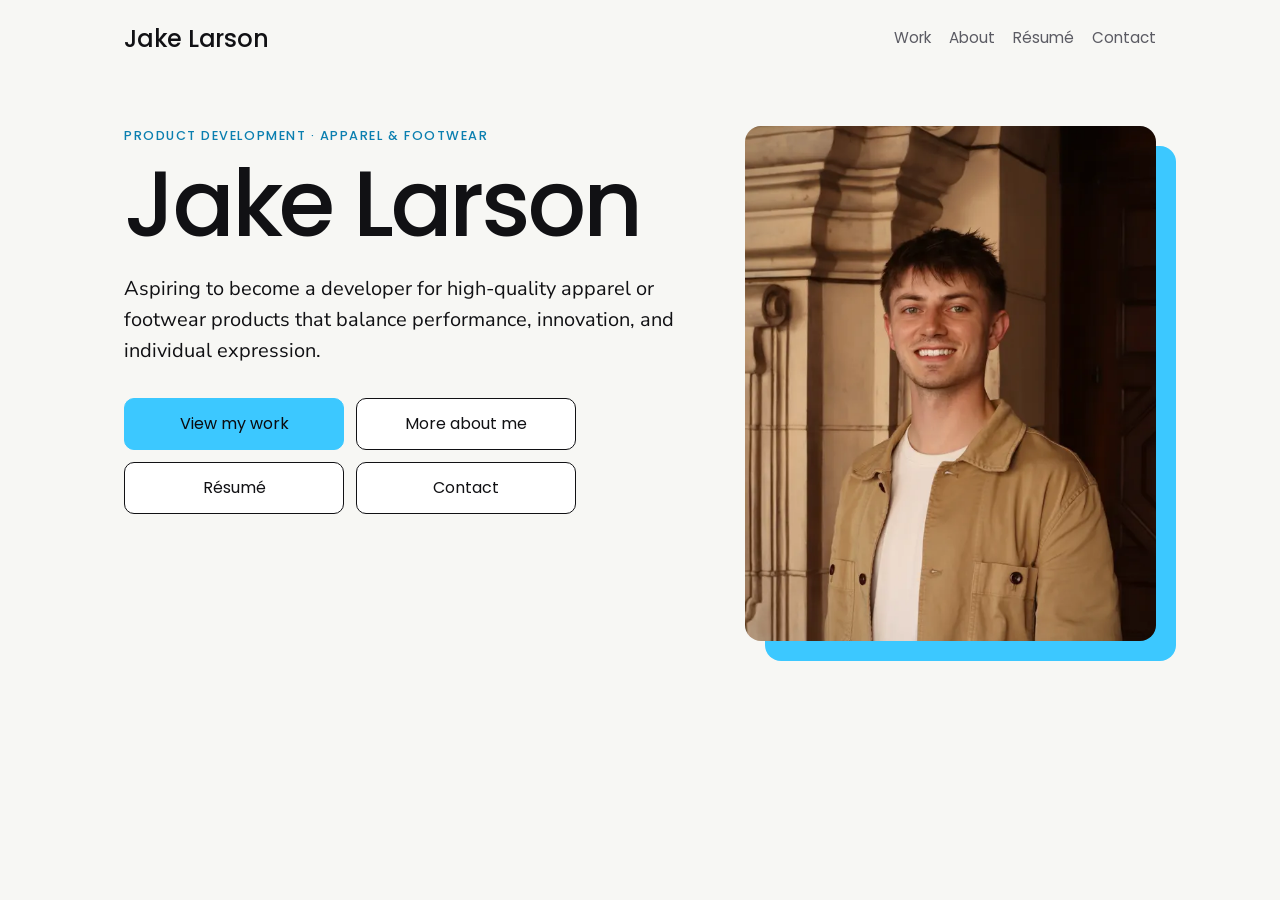
<file: index.html>
<!DOCTYPE html>
<html lang="en">
<head>
  <meta charset="utf-8">
  <meta name="viewport" content="width=device-width, initial-scale=1">
  <link rel="icon" href="favicon.svg" type="image/svg+xml">
  <title>Jake Larson | Product Development, Apparel &amp; Footwear</title>
  <meta name="description" content="Jake Larson, aspiring product developer for high-quality apparel and footwear. M.S. Sports Product Management, University of Oregon.">
  <link rel="preconnect" href="https://fonts.googleapis.com">
  <link rel="preconnect" href="https://fonts.gstatic.com" crossorigin>
  <link href="https://fonts.googleapis.com/css2?family=Poppins:wght@400;500&family=Nunito+Sans:opsz,wght@6..12,400&display=swap" rel="stylesheet">
  <link rel="stylesheet" href="site.css">
  <style>
    .home-hero {
      display: grid;
      gap: 28px;
      margin-top: 12px;
      grid-template-areas: "intro" "photo" "body";
    }
    .eyebrow {
      font-family: "Poppins", system-ui, sans-serif;
      font-size: 0.8rem;
      letter-spacing: 0.12em;
      text-transform: uppercase;
      color: var(--muted);
    }
    .hero-intro { grid-area: intro; }
    .hero-name {
      font-family: "Poppins", system-ui, sans-serif;
      font-weight: 500;
      font-size: clamp(3rem, 15vw, 5.75rem);
      line-height: 0.98;
      letter-spacing: -0.035em;
      margin-top: 12px;
    }
    .hero-photo { grid-area: photo; }
    .hero-photo img {
      width: 100%;
      aspect-ratio: 1 / 1;
      object-fit: cover;
      object-position: 50% 28%;
      border-radius: 16px;
    }
    .hero-body { grid-area: body; }
    .hero-tagline { font-size: 1.25rem; line-height: 1.55; }
    .hero-actions { display: grid; grid-template-columns: 1fr 1fr; gap: 12px; margin-top: 32px; }
    .hero-actions .btn-pill { white-space: nowrap; padding-left: 12px; padding-right: 12px; }
    .eyebrow { color: var(--pop-text) !important; font-weight: 500; }
    .hero-photo { position: relative; }
    .hero-photo::before {
      content: ""; position: absolute; inset: 14px -10px -14px 10px;
      background: var(--pop); border-radius: 16px; z-index: -1;
    }
    .hero-photo img { position: relative; }

    @media (min-width: 860px) {
      .home-hero {
        grid-template-columns: 1.15fr 0.85fr;
        grid-template-areas: "intro photo" "body photo";
        grid-template-rows: auto 1fr;
        column-gap: 64px;
        row-gap: 24px;
        margin-top: 40px;
        align-items: start;
      }
      .hero-photo img { aspect-ratio: 4 / 5; }
      .hero-actions { grid-template-columns: repeat(2, minmax(0, 220px)); }
      .hero-photo::before { inset: 20px -20px -20px 20px; }
    }

  </style>
</head>
<body>
  <header class="site-header">
    <a class="site-name" href="index.html">Jake Larson</a>
    <nav class="site-nav" aria-label="Main">
      <a href="work.html">Work</a>
      <a href="about.html">About</a>
      <a href="resume.html">Résumé</a>
      <a href="contact.html">Contact</a>
    </nav>
  </header>

  <main>
    <section class="home-hero">
      <div class="hero-intro">
        <p class="eyebrow">Product Development · Apparel &amp; Footwear</p>
        <h1 class="hero-name">Jake Larson</h1>
      </div>

      <div class="hero-photo">
        <picture>
          <source type="image/webp" srcset="images/jake-600.webp 600w, images/jake-1000.webp 1000w" sizes="(min-width: 860px) 420px, 100vw">
          <img src="images/jake-600.jpg" srcset="images/jake-600.jpg 600w, images/jake-1000.jpg 1000w" sizes="(min-width: 860px) 420px, 100vw" width="600" height="799" alt="Jake Larson smiling, wearing a tan jacket over a white t-shirt">
        </picture>
      </div>

      <div class="hero-body">
        <p class="hero-tagline">Aspiring to become a developer for high-quality apparel or footwear products that balance performance, innovation, and individual expression.</p>
        <div class="hero-actions">
          <a class="btn-pill btn-pill--pop" href="work.html">View my work</a>
          <a class="btn-pill" href="about.html">More about me</a>
          <a class="btn-pill" href="resume.html">Résumé</a>
          <a class="btn-pill" href="contact.html">Contact</a>
        </div>
      </div>
    </section>

  </main>
</body>
</html>
</file>
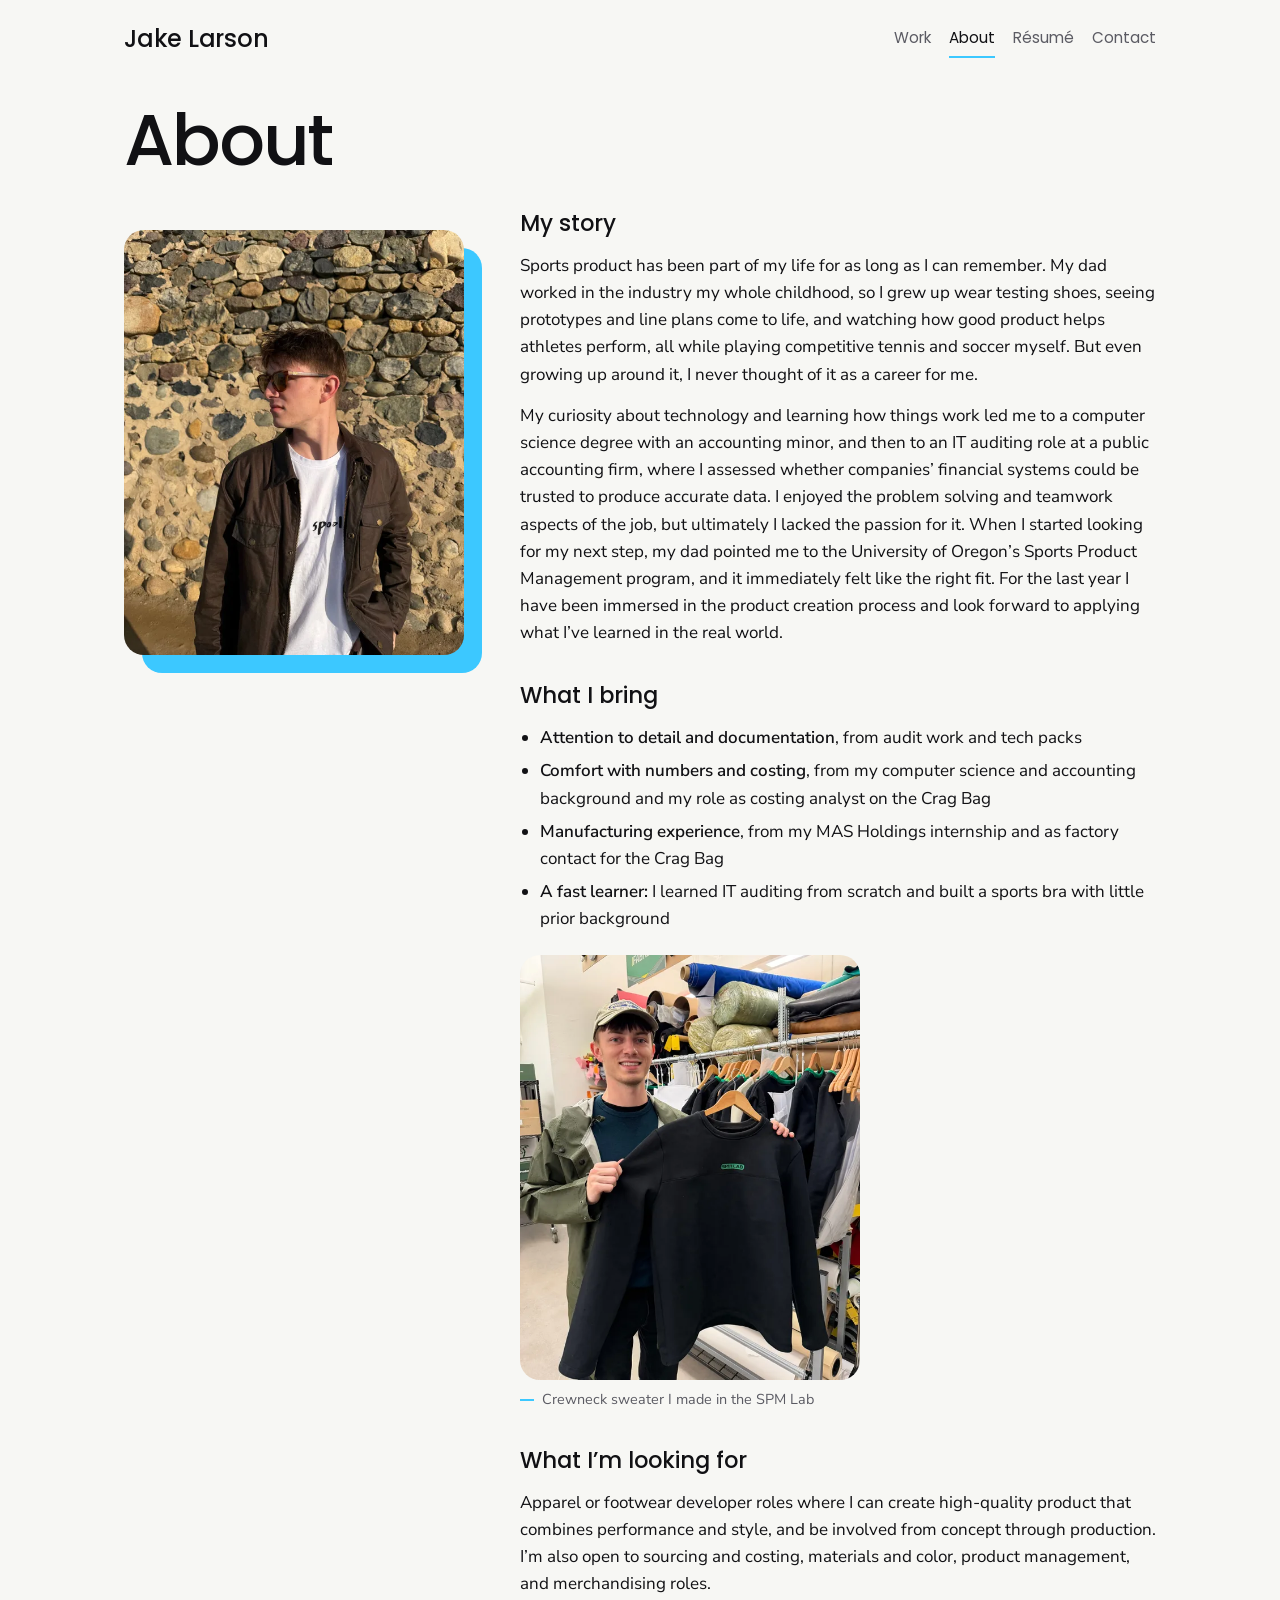
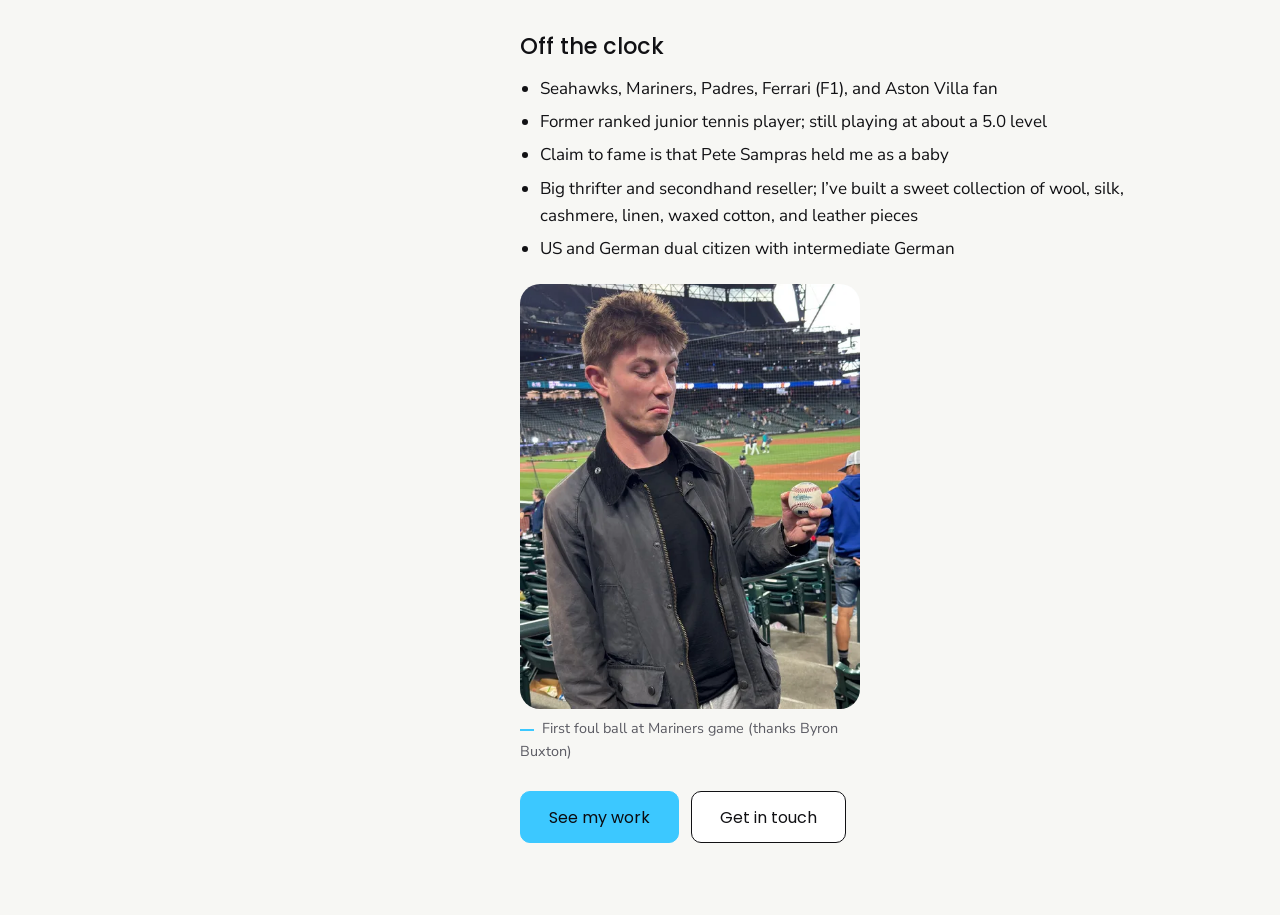
<file: about.html>
<!DOCTYPE html>
<html lang="en">
<head>
  <meta charset="utf-8">
  <meta name="viewport" content="width=device-width, initial-scale=1">
  <link rel="icon" href="favicon.svg" type="image/svg+xml">
  <title>About | Jake Larson</title>
  <meta name="description" content="About Jake Larson, Sports Product Management master's student.">
  <link rel="preconnect" href="https://fonts.googleapis.com">
  <link rel="preconnect" href="https://fonts.gstatic.com" crossorigin>
  <link href="https://fonts.googleapis.com/css2?family=Poppins:wght@400;500&family=Nunito+Sans:opsz,wght@6..12,400&display=swap" rel="stylesheet">
  <link rel="stylesheet" href="site.css">
</head>
<body>
  <header class="site-header">
    <a class="site-name" href="index.html">Jake Larson</a>
    <nav class="site-nav" aria-label="Main">
      <a href="work.html">Work</a>
      <a href="about.html" aria-current="page">About</a>
      <a href="resume.html">Résumé</a>
      <a href="contact.html">Contact</a>
    </nav>
  </header>

  <main>
    <h1 class="page-title">About</h1>
    <div class="about">
      <div class="about-photo">
        <img src="images/about-main-600.webp" srcset="images/about-main-600.webp 600w, images/about-main-1000.webp 1000w" sizes="(min-width: 760px) 340px, 100vw" width="600" height="750" alt="Jake Larson in a brown waxed jacket and sunglasses in front of a stone wall">
      </div>
      <div class="about-text">
        <h2 class="first">My story</h2>
        <p>Sports product has been part of my life for as long as I can remember. My dad worked in the industry my whole childhood, so I grew up wear testing shoes, seeing prototypes and line plans come to life, and watching how good product helps athletes perform, all while playing competitive tennis and soccer myself. But even growing up around it, I never thought of it as a career for me.</p>
        <p>My curiosity about technology and learning how things work led me to a computer science degree with an accounting minor, and then to an IT auditing role at a public accounting firm, where I assessed whether companies&rsquo; financial systems could be trusted to produce accurate data. I enjoyed the problem solving and teamwork aspects of the job, but ultimately I lacked the passion for it. When I started looking for my next step, my dad pointed me to the University of Oregon&rsquo;s Sports Product Management program, and it immediately felt like the right fit. For the last year I have been immersed in the product creation process and look forward to applying what I&rsquo;ve learned in the real world.</p>
        <h2>What I bring</h2>
        <ul class="facts">
          <li><strong>Attention to detail and documentation</strong>, from audit work and tech packs</li>
          <li><strong>Comfort with numbers and costing</strong>, from my computer science and accounting background and my role as costing analyst on the Crag Bag</li>
          <li><strong>Manufacturing experience</strong>, from my MAS Holdings internship and as factory contact for the Crag Bag</li>
          <li><strong>A fast learner:</strong> I learned IT auditing from scratch and built a sports bra with little prior background</li>
        </ul>
        <figure class="about-fig">
          <img src="images/about-lab-600.webp" srcset="images/about-lab-600.webp 600w, images/about-lab-1000.webp 1000w" sizes="(min-width: 760px) 420px, 100vw" width="600" height="750" loading="lazy" alt="Jake holding up a black crewneck sweater he made in a workroom with fabric rolls and sample racks">
          <figcaption>Crewneck sweater I made in the SPM Lab</figcaption>
        </figure>
        <h2>What I&rsquo;m looking for</h2>
        <p>Apparel or footwear developer roles where I can create high-quality product that combines performance and style, and be involved from concept through production. I&rsquo;m also open to sourcing and costing, materials and color, product management, and merchandising roles.</p>
        <h2>Off the clock</h2>
        <ul class="facts">
          <li>Seahawks, Mariners, Padres, Ferrari (F1), and Aston Villa fan</li>
          <li>Former ranked junior tennis player; still playing at about a 5.0 level</li>
          <li>Claim to fame is that Pete Sampras held me as a baby</li>
          <li>Big thrifter and secondhand reseller; I&rsquo;ve built a sweet collection of wool, silk, cashmere, linen, waxed cotton, and leather pieces</li>
          <li>US and German dual citizen with intermediate German</li>
        </ul>
        <figure class="about-fig">
          <img src="images/about-ballpark-500.webp" srcset="images/about-ballpark-500.webp 500w, images/about-ballpark-900.webp 900w" sizes="(min-width: 760px) 420px, 100vw" width="500" height="625" loading="lazy" alt="Jake at a Mariners game holding a baseball">
          <figcaption>First foul ball at Mariners game (thanks Byron Buxton)</figcaption>
        </figure>
        <div class="about-actions">
          <a class="btn-pill btn-pill--fill" href="work.html">See my work</a>
          <a class="btn-pill" href="contact.html">Get in touch</a>
        </div>
      </div>
    </div>
  </main>
</body>
</html>
</file>
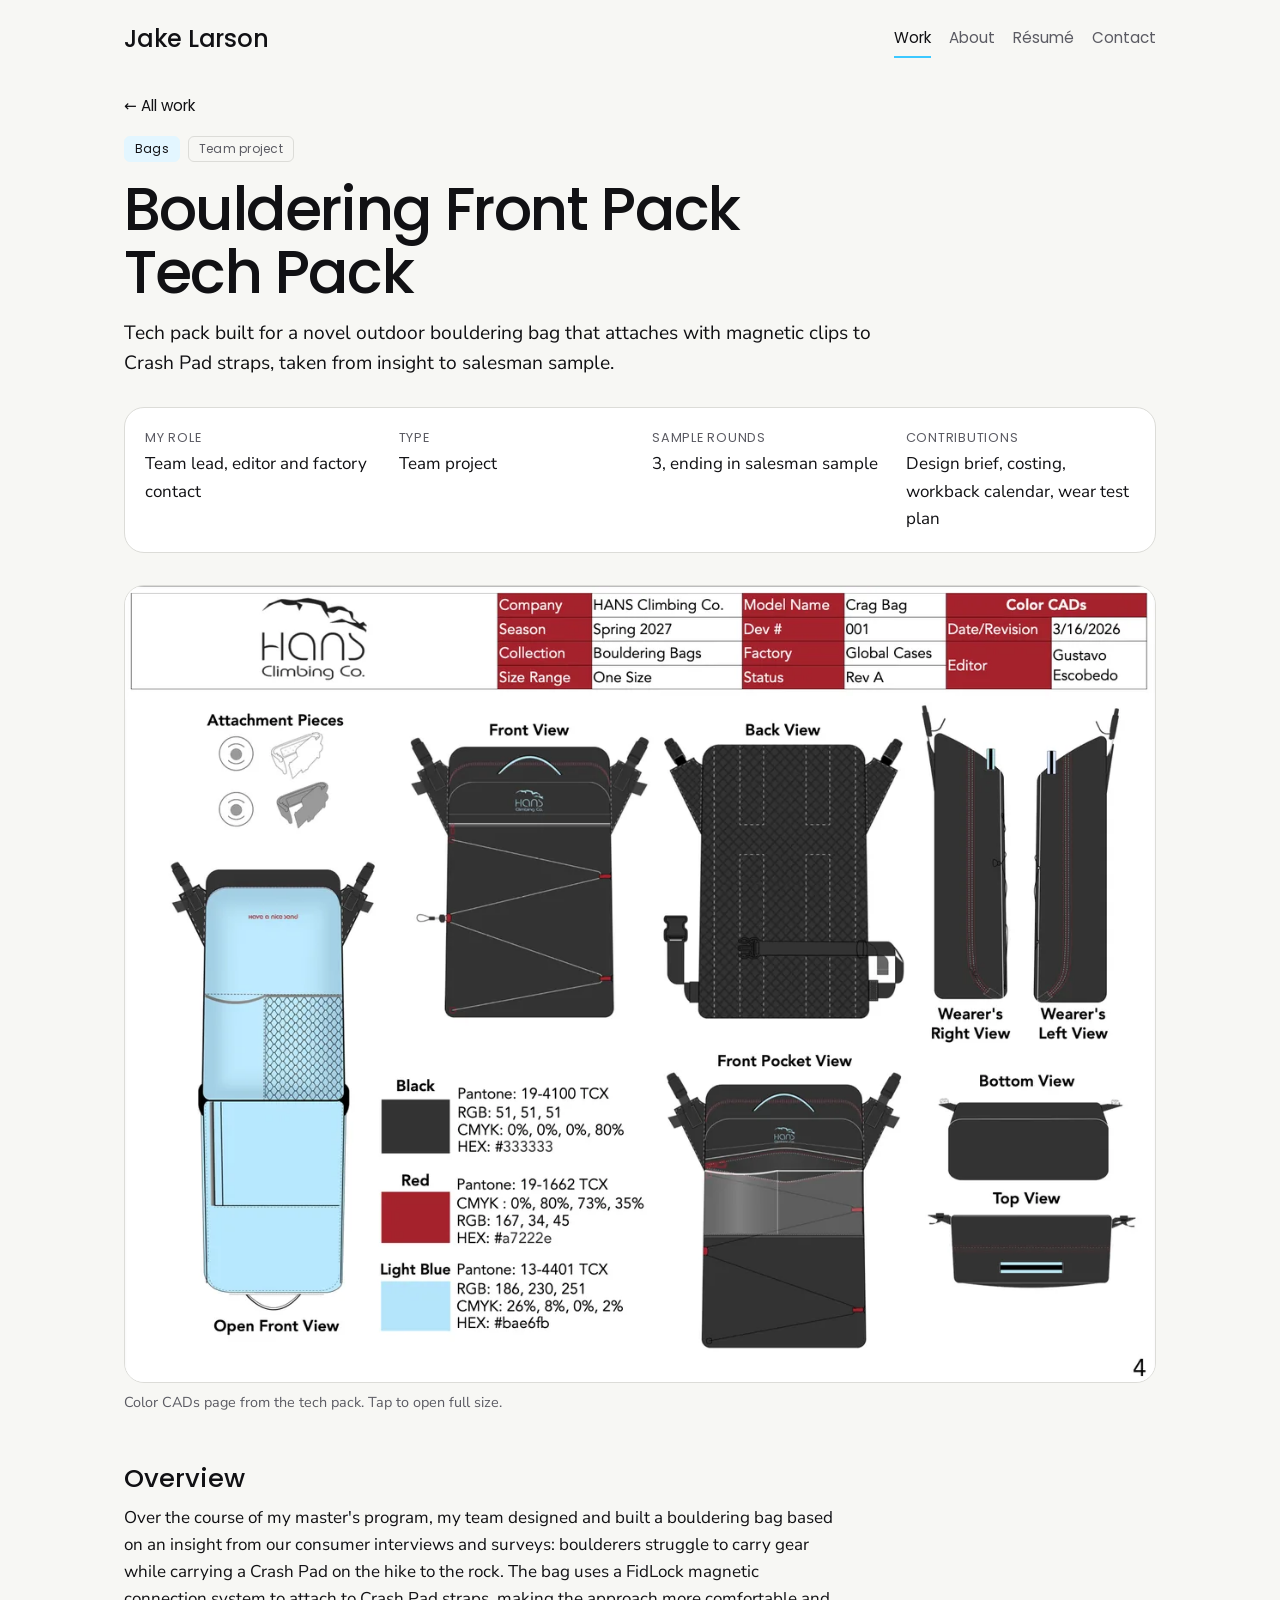
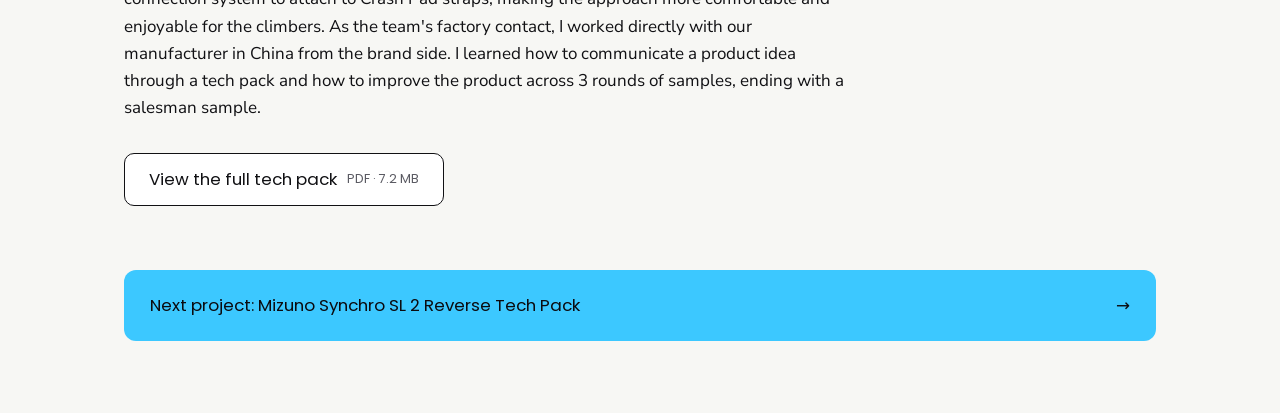
<file: bouldering.html>
<!DOCTYPE html>
<html lang="en">
<head>
  <meta charset="utf-8">
  <meta name="viewport" content="width=device-width, initial-scale=1">
  <link rel="icon" href="favicon.svg" type="image/svg+xml">
  <title>Bouldering Front Pack Tech Pack | Jake Larson</title>
  <meta name="description" content="Tech pack built for a novel outdoor bouldering bag that attaches with magnetic clips to Crash Pad straps, taken from insight to salesman sample.">
  <link rel="preconnect" href="https://fonts.googleapis.com">
  <link rel="preconnect" href="https://fonts.gstatic.com" crossorigin>
  <link href="https://fonts.googleapis.com/css2?family=Poppins:wght@400;500&family=Nunito+Sans:opsz,wght@6..12,400&display=swap" rel="stylesheet">
  <link rel="stylesheet" href="site.css">
</head>
<body>
  <header class="site-header">
    <a class="site-name" href="index.html">Jake Larson</a>
    <nav class="site-nav" aria-label="Main">
      <a href="work.html" aria-current="page">Work</a>
      <a href="about.html">About</a>
      <a href="resume.html">Résumé</a>
      <a href="contact.html">Contact</a>
    </nav>
  </header>

  <main>
    <a class="back" href="work.html">← All work</a>

    <div class="cs-header">
      <div class="chips"><span class="chip chip--fill">Bags</span><span class="chip">Team project</span></div>
      <h1 class="page-title">Bouldering Front Pack Tech Pack</h1>
      <p class="cs-summary">Tech pack built for a novel outdoor bouldering bag that attaches with magnetic clips to Crash Pad straps, taken from insight to salesman sample.</p>
    </div>

    <dl class="meta"><div><dt>My role</dt><dd>Team lead, editor and factory contact</dd></div><div><dt>Type</dt><dd>Team project</dd></div><div><dt>Sample rounds</dt><dd>3, ending in salesman sample</dd></div><div><dt>Contributions</dt><dd>Design brief, costing, workback calendar, wear test plan</dd></div></dl>

    <figure class="cs-hero" style="background:#fefefe">
      <a href="images/bouldering-1200.webp" aria-label="Open full-size image"><img src="images/bouldering-700.webp" srcset="images/bouldering-700.webp 700w, images/bouldering-1200.webp 1200w" sizes="(min-width: 1080px) 1032px, 100vw" width="700" height="541" loading="eager" alt="Color CAD page from the Crag Bag tech pack, showing front, back, side, open and pocket views with Pantone color specs"></a>
    </figure>
    <p class="hero-cap">Color CADs page from the tech pack. Tap to open full size.</p>

    <div class="cs-body">
      <section>
        <h2>Overview</h2>
        <p>Over the course of my master&#x27;s program, my team designed and built a bouldering bag based on an insight from our consumer interviews and surveys: boulderers struggle to carry gear while carrying a Crash Pad on the hike to the rock. The bag uses a FidLock magnetic connection system to attach to Crash Pad straps, making the approach more comfortable and enjoyable for the climbers. As the team&#x27;s factory contact, I worked directly with our manufacturer in China from the brand side. I learned how to communicate a product idea through a tech pack and how to improve the product across 3 rounds of samples, ending with a salesman sample.</p>
      </section>
    </div>

    <a class="btn-pdf" href="files/bouldering-bag-tech-pack.pdf" target="_blank" rel="noopener">View the full tech pack <span>PDF · 7.2 MB</span></a>

    <a class="next" href="mizuno.html"><span>Next project: Mizuno Synchro SL 2 Reverse Tech Pack</span><span aria-hidden="true">→</span></a>
  </main>
</body>
</html>
</file>
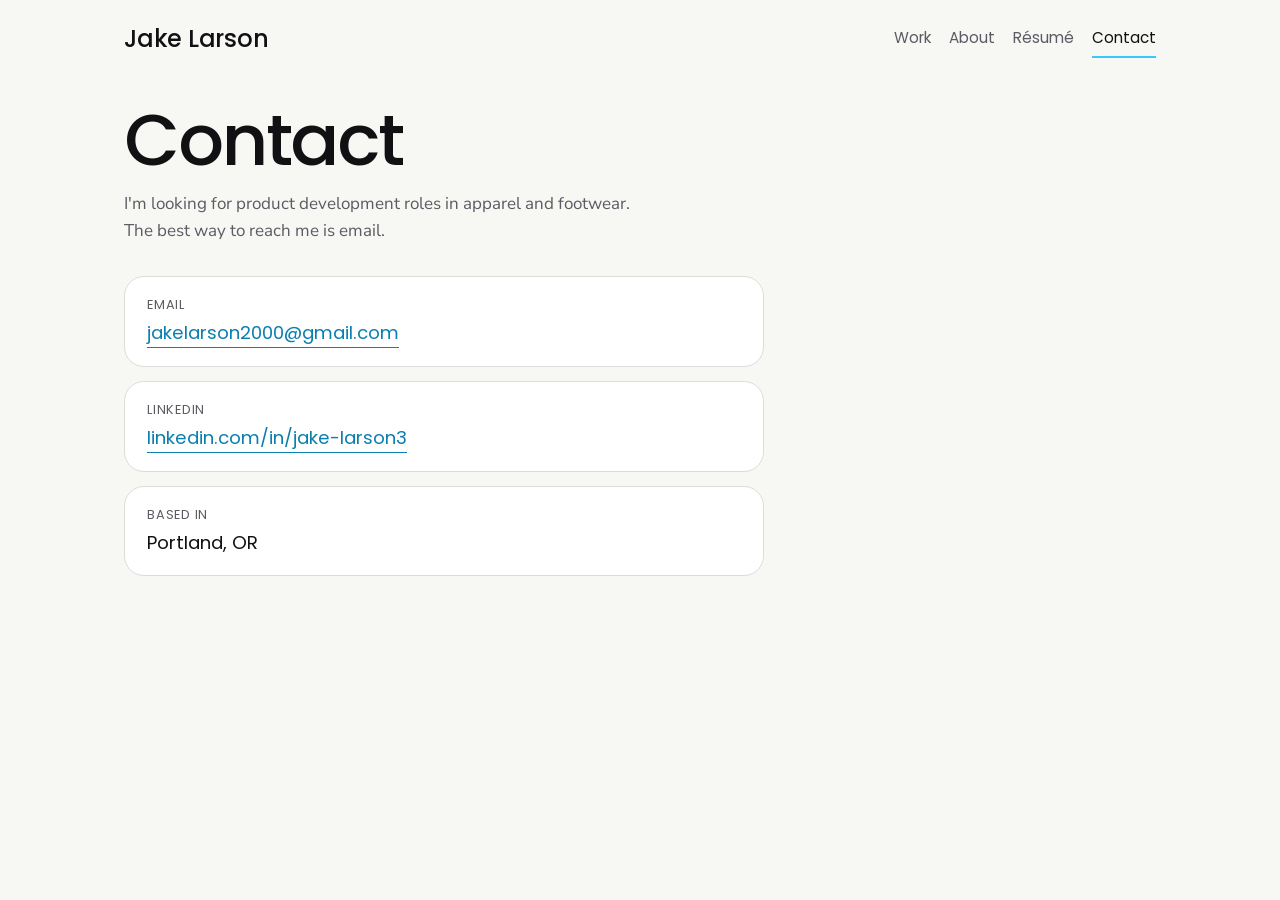
<file: contact.html>
<!DOCTYPE html>
<html lang="en">
<head>
  <meta charset="utf-8">
  <meta name="viewport" content="width=device-width, initial-scale=1">
  <link rel="icon" href="favicon.svg" type="image/svg+xml">
  <title>Contact | Jake Larson</title>
  <meta name="description" content="Contact Jake Larson.">
  <link rel="preconnect" href="https://fonts.googleapis.com">
  <link rel="preconnect" href="https://fonts.gstatic.com" crossorigin>
  <link href="https://fonts.googleapis.com/css2?family=Poppins:wght@400;500&family=Nunito+Sans:opsz,wght@6..12,400&display=swap" rel="stylesheet">
  <link rel="stylesheet" href="site.css">
</head>
<body>
  <header class="site-header">
    <a class="site-name" href="index.html">Jake Larson</a>
    <nav class="site-nav" aria-label="Main">
      <a href="work.html">Work</a>
      <a href="about.html">About</a>
      <a href="resume.html">Résumé</a>
      <a href="contact.html" aria-current="page">Contact</a>
    </nav>
  </header>

  <main>
    <h1 class="page-title">Contact</h1>
    <p class="page-intro">I'm looking for product development roles in apparel and footwear. The best way to reach me is email.</p>
    <ul class="contact-list">
      <li>
        <span class="contact-label">Email</span>
        <a class="contact-link" href="mailto:jakelarson2000@gmail.com">jakelarson2000@gmail.com</a>
      </li>
      <li>
        <span class="contact-label">LinkedIn</span>
        <a class="contact-link" href="https://www.linkedin.com/in/jake-larson3/" target="_blank" rel="noopener">linkedin.com/in/jake-larson3</a>
      </li>
      <li>
        <span class="contact-label">Based in</span>
        <span class="contact-link">Portland, OR</span>
      </li>
    </ul>
  </main>
</body>
</html>
</file>
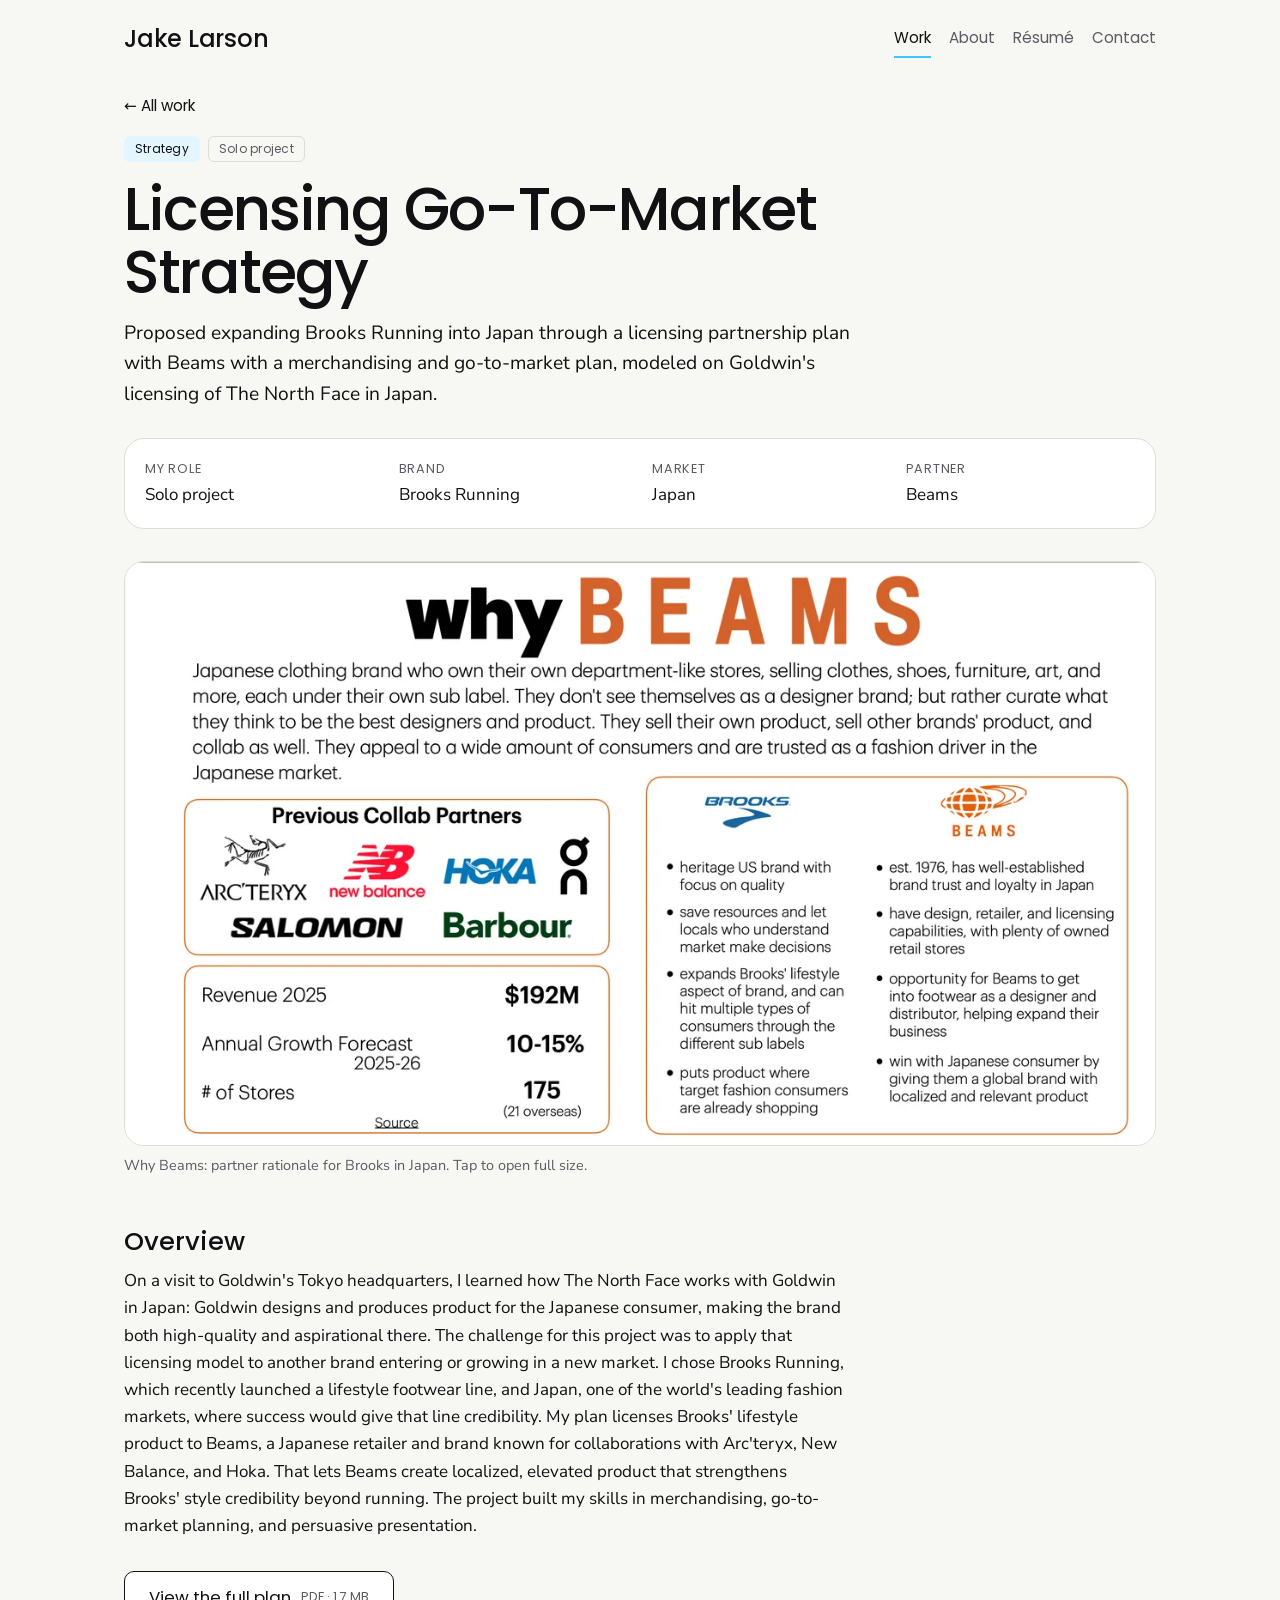
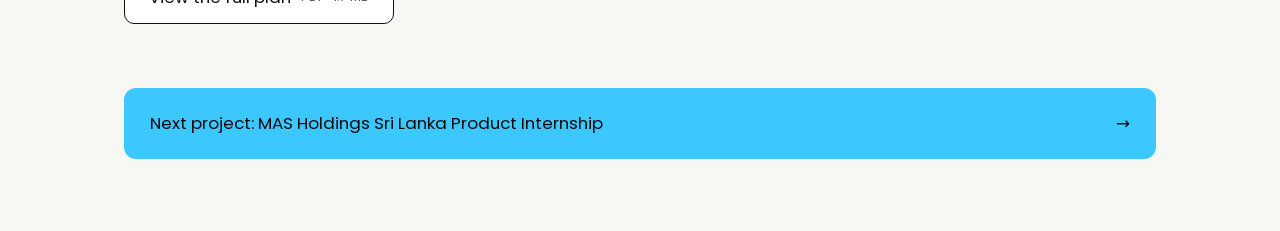
<file: licensing.html>
<!DOCTYPE html>
<html lang="en">
<head>
  <meta charset="utf-8">
  <meta name="viewport" content="width=device-width, initial-scale=1">
  <link rel="icon" href="favicon.svg" type="image/svg+xml">
  <title>Licensing Go-To-Market Strategy | Jake Larson</title>
  <meta name="description" content="Proposed expanding Brooks Running into Japan through a licensing partnership plan with Beams with a merchandising and go-to-market plan, modeled on Goldwin&#x27;s licensing of The North Face in Japan.">
  <link rel="preconnect" href="https://fonts.googleapis.com">
  <link rel="preconnect" href="https://fonts.gstatic.com" crossorigin>
  <link href="https://fonts.googleapis.com/css2?family=Poppins:wght@400;500&family=Nunito+Sans:opsz,wght@6..12,400&display=swap" rel="stylesheet">
  <link rel="stylesheet" href="site.css">
</head>
<body>
  <header class="site-header">
    <a class="site-name" href="index.html">Jake Larson</a>
    <nav class="site-nav" aria-label="Main">
      <a href="work.html" aria-current="page">Work</a>
      <a href="about.html">About</a>
      <a href="resume.html">Résumé</a>
      <a href="contact.html">Contact</a>
    </nav>
  </header>

  <main>
    <a class="back" href="work.html">← All work</a>

    <div class="cs-header">
      <div class="chips"><span class="chip chip--fill">Strategy</span><span class="chip">Solo project</span></div>
      <h1 class="page-title">Licensing Go-To-Market Strategy</h1>
      <p class="cs-summary">Proposed expanding Brooks Running into Japan through a licensing partnership plan with Beams with a merchandising and go-to-market plan, modeled on Goldwin&#x27;s licensing of The North Face in Japan.</p>
    </div>

    <dl class="meta"><div><dt>My role</dt><dd>Solo project</dd></div><div><dt>Brand</dt><dd>Brooks Running</dd></div><div><dt>Market</dt><dd>Japan</dd></div><div><dt>Partner</dt><dd>Beams</dd></div></dl>

    <figure class="cs-hero" style="background:#ffffff">
      <a href="images/licensing-1200.webp" aria-label="Open full-size image"><img src="images/licensing-700.webp" srcset="images/licensing-700.webp 700w, images/licensing-1200.webp 1200w" sizes="(min-width: 1080px) 1032px, 100vw" width="700" height="396" loading="eager" alt="Slide explaining why Beams is the right licensing partner for Brooks Running in Japan"></a>
    </figure>
    <p class="hero-cap">Why Beams: partner rationale for Brooks in Japan. Tap to open full size.</p>

    <div class="cs-body">
      <section>
        <h2>Overview</h2>
        <p>On a visit to Goldwin&#x27;s Tokyo headquarters, I learned how The North Face works with Goldwin in Japan: Goldwin designs and produces product for the Japanese consumer, making the brand both high-quality and aspirational there. The challenge for this project was to apply that licensing model to another brand entering or growing in a new market. I chose Brooks Running, which recently launched a lifestyle footwear line, and Japan, one of the world&#x27;s leading fashion markets, where success would give that line credibility. My plan licenses Brooks&#x27; lifestyle product to Beams, a Japanese retailer and brand known for collaborations with Arc&#x27;teryx, New Balance, and Hoka. That lets Beams create localized, elevated product that strengthens Brooks&#x27; style credibility beyond running. The project built my skills in merchandising, go-to-market planning, and persuasive presentation.</p>
      </section>
    </div>

    <a class="btn-pdf" href="files/brooks-beams-licensing-plan.pdf" target="_blank" rel="noopener">View the full plan <span>PDF · 1.7 MB</span></a>

    <a class="next" href="mas.html"><span>Next project: MAS Holdings Sri Lanka Product Internship</span><span aria-hidden="true">→</span></a>
  </main>
</body>
</html>
</file>
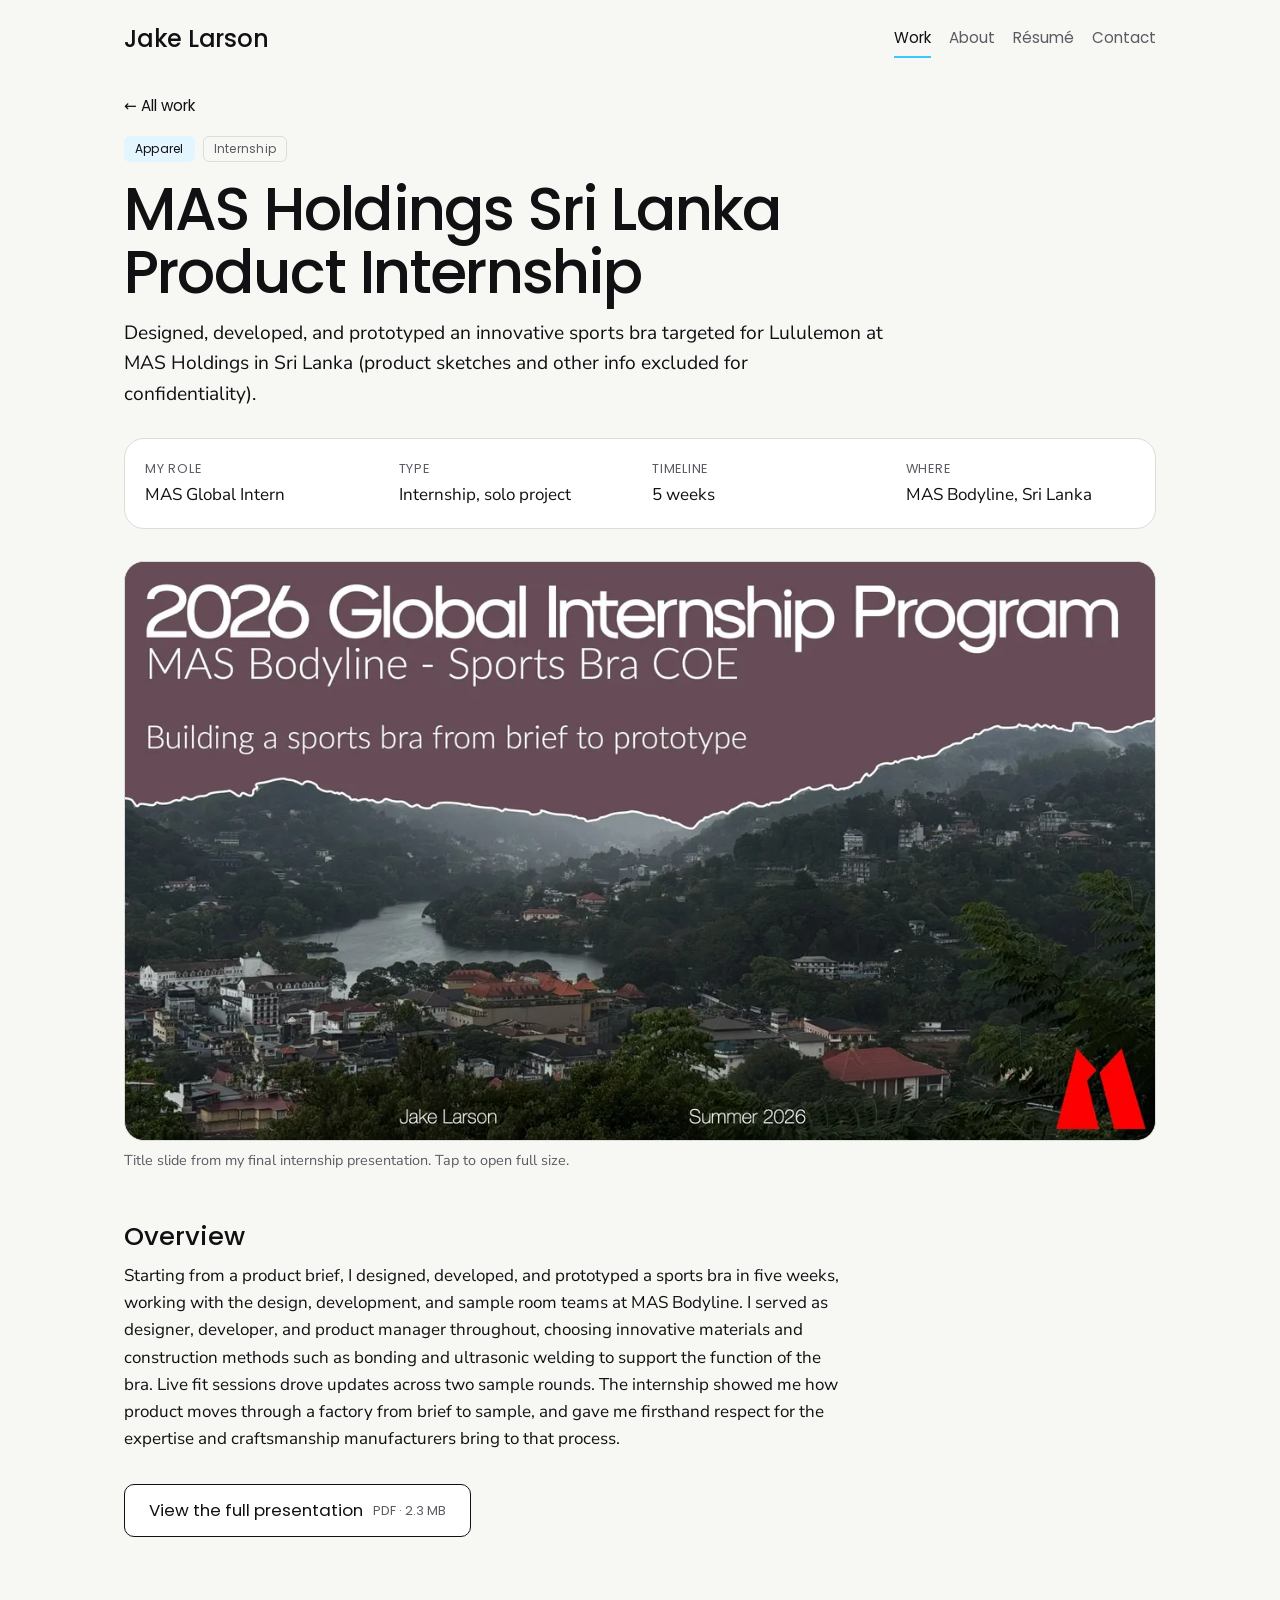
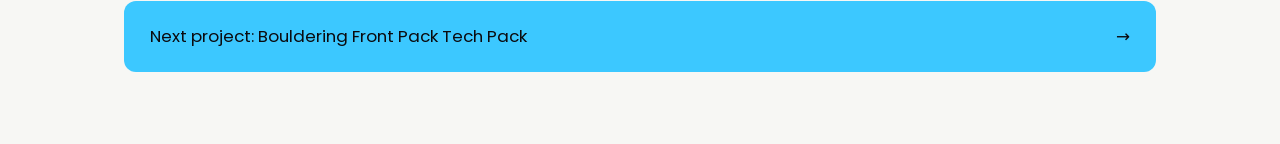
<file: mas.html>
<!DOCTYPE html>
<html lang="en">
<head>
  <meta charset="utf-8">
  <meta name="viewport" content="width=device-width, initial-scale=1">
  <link rel="icon" href="favicon.svg" type="image/svg+xml">
  <title>MAS Holdings Sri Lanka Product Internship | Jake Larson</title>
  <meta name="description" content="Designed, developed, and prototyped an innovative sports bra targeted for Lululemon at MAS Holdings in Sri Lanka (product sketches and other info excluded for confidentiality).">
  <link rel="preconnect" href="https://fonts.googleapis.com">
  <link rel="preconnect" href="https://fonts.gstatic.com" crossorigin>
  <link href="https://fonts.googleapis.com/css2?family=Poppins:wght@400;500&family=Nunito+Sans:opsz,wght@6..12,400&display=swap" rel="stylesheet">
  <link rel="stylesheet" href="site.css">
</head>
<body>
  <header class="site-header">
    <a class="site-name" href="index.html">Jake Larson</a>
    <nav class="site-nav" aria-label="Main">
      <a href="work.html" aria-current="page">Work</a>
      <a href="about.html">About</a>
      <a href="resume.html">Résumé</a>
      <a href="contact.html">Contact</a>
    </nav>
  </header>

  <main>
    <a class="back" href="work.html">← All work</a>

    <div class="cs-header">
      <div class="chips"><span class="chip chip--fill">Apparel</span><span class="chip">Internship</span></div>
      <h1 class="page-title">MAS Holdings Sri Lanka Product Internship</h1>
      <p class="cs-summary">Designed, developed, and prototyped an innovative sports bra targeted for Lululemon at MAS Holdings in Sri Lanka (product sketches and other info excluded for confidentiality).</p>
    </div>

    <dl class="meta"><div><dt>My role</dt><dd>MAS Global Intern</dd></div><div><dt>Type</dt><dd>Internship, solo project</dd></div><div><dt>Timeline</dt><dd>5 weeks</dd></div><div><dt>Where</dt><dd>MAS Bodyline, Sri Lanka</dd></div></dl>

    <figure class="cs-hero" style="background:#674a57">
      <a href="images/mas-1200.webp" aria-label="Open full-size image"><img src="images/mas-700.webp" srcset="images/mas-700.webp 700w, images/mas-1200.webp 1200w" sizes="(min-width: 1080px) 1032px, 100vw" width="700" height="393" loading="eager" alt="Title slide reading 2026 Global Internship Program, MAS Bodyline Sports Bra COE: building a sports bra from brief to prototype, over a misty hillside town and lake in Sri Lanka"></a>
    </figure>
    <p class="hero-cap">Title slide from my final internship presentation. Tap to open full size.</p>

    <div class="cs-body">
      <section>
        <h2>Overview</h2>
        <p>Starting from a product brief, I designed, developed, and prototyped a sports bra in five weeks, working with the design, development, and sample room teams at MAS Bodyline. I served as designer, developer, and product manager throughout, choosing innovative materials and construction methods such as bonding and ultrasonic welding to support the function of the bra. Live fit sessions drove updates across two sample rounds. The internship showed me how product moves through a factory from brief to sample, and gave me firsthand respect for the expertise and craftsmanship manufacturers bring to that process.</p>
      </section>
    </div>

    <a class="btn-pdf" href="files/mas-internship-presentation.pdf" target="_blank" rel="noopener">View the full presentation <span>PDF · 2.3 MB</span></a>

    <a class="next" href="bouldering.html"><span>Next project: Bouldering Front Pack Tech Pack</span><span aria-hidden="true">→</span></a>
  </main>
</body>
</html>
</file>
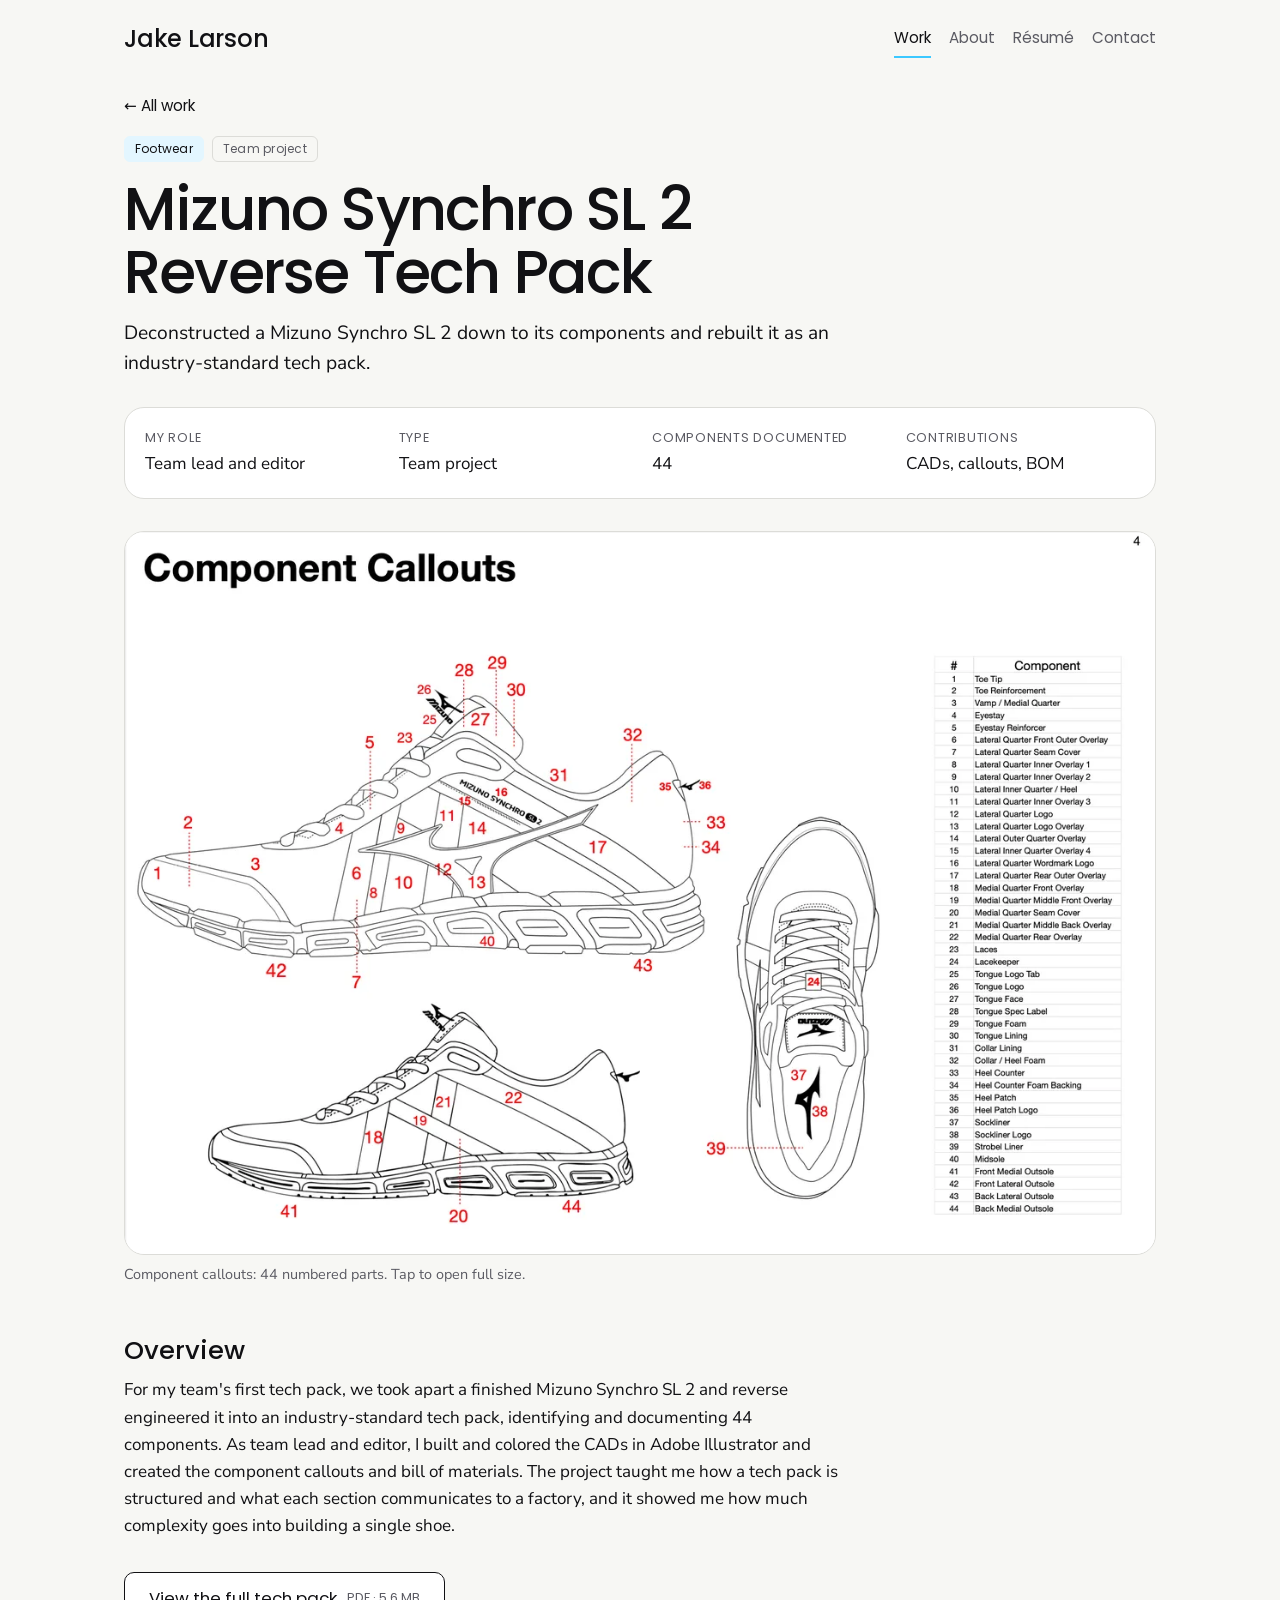
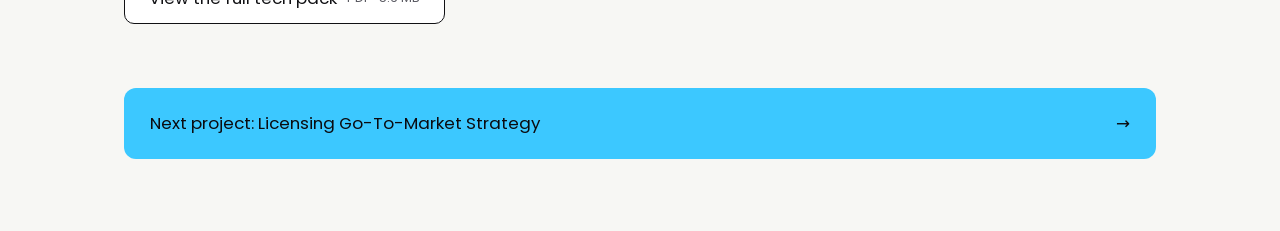
<file: mizuno.html>
<!DOCTYPE html>
<html lang="en">
<head>
  <meta charset="utf-8">
  <meta name="viewport" content="width=device-width, initial-scale=1">
  <link rel="icon" href="favicon.svg" type="image/svg+xml">
  <title>Mizuno Synchro SL 2 Reverse Tech Pack | Jake Larson</title>
  <meta name="description" content="Deconstructed a Mizuno Synchro SL 2 down to its components and rebuilt it as an industry-standard tech pack.">
  <link rel="preconnect" href="https://fonts.googleapis.com">
  <link rel="preconnect" href="https://fonts.gstatic.com" crossorigin>
  <link href="https://fonts.googleapis.com/css2?family=Poppins:wght@400;500&family=Nunito+Sans:opsz,wght@6..12,400&display=swap" rel="stylesheet">
  <link rel="stylesheet" href="site.css">
</head>
<body>
  <header class="site-header">
    <a class="site-name" href="index.html">Jake Larson</a>
    <nav class="site-nav" aria-label="Main">
      <a href="work.html" aria-current="page">Work</a>
      <a href="about.html">About</a>
      <a href="resume.html">Résumé</a>
      <a href="contact.html">Contact</a>
    </nav>
  </header>

  <main>
    <a class="back" href="work.html">← All work</a>

    <div class="cs-header">
      <div class="chips"><span class="chip chip--fill">Footwear</span><span class="chip">Team project</span></div>
      <h1 class="page-title">Mizuno Synchro SL 2 Reverse Tech Pack</h1>
      <p class="cs-summary">Deconstructed a Mizuno Synchro SL 2 down to its components and rebuilt it as an industry-standard tech pack.</p>
    </div>

    <dl class="meta"><div><dt>My role</dt><dd>Team lead and editor</dd></div><div><dt>Type</dt><dd>Team project</dd></div><div><dt>Components documented</dt><dd>44</dd></div><div><dt>Contributions</dt><dd>CADs, callouts, BOM</dd></div></dl>

    <figure class="cs-hero" style="background:#fefefe">
      <a href="images/mizuno-1200.webp" aria-label="Open full-size image"><img src="images/mizuno-700.webp" srcset="images/mizuno-700.webp 700w, images/mizuno-1200.webp 1200w" sizes="(min-width: 1080px) 1032px, 100vw" width="700" height="491" loading="eager" alt="Component callout page from the Mizuno Synchro SL 2 reverse tech pack, with 44 numbered parts"></a>
    </figure>
    <p class="hero-cap">Component callouts: 44 numbered parts. Tap to open full size.</p>

    <div class="cs-body">
      <section>
        <h2>Overview</h2>
        <p>For my team&#x27;s first tech pack, we took apart a finished Mizuno Synchro SL 2 and reverse engineered it into an industry-standard tech pack, identifying and documenting 44 components. As team lead and editor, I built and colored the CADs in Adobe Illustrator and created the component callouts and bill of materials. The project taught me how a tech pack is structured and what each section communicates to a factory, and it showed me how much complexity goes into building a single shoe.</p>
      </section>
    </div>

    <a class="btn-pdf" href="files/mizuno-reverse-tech-pack.pdf" target="_blank" rel="noopener">View the full tech pack <span>PDF · 5.6 MB</span></a>

    <a class="next" href="licensing.html"><span>Next project: Licensing Go-To-Market Strategy</span><span aria-hidden="true">→</span></a>
  </main>
</body>
</html>
</file>
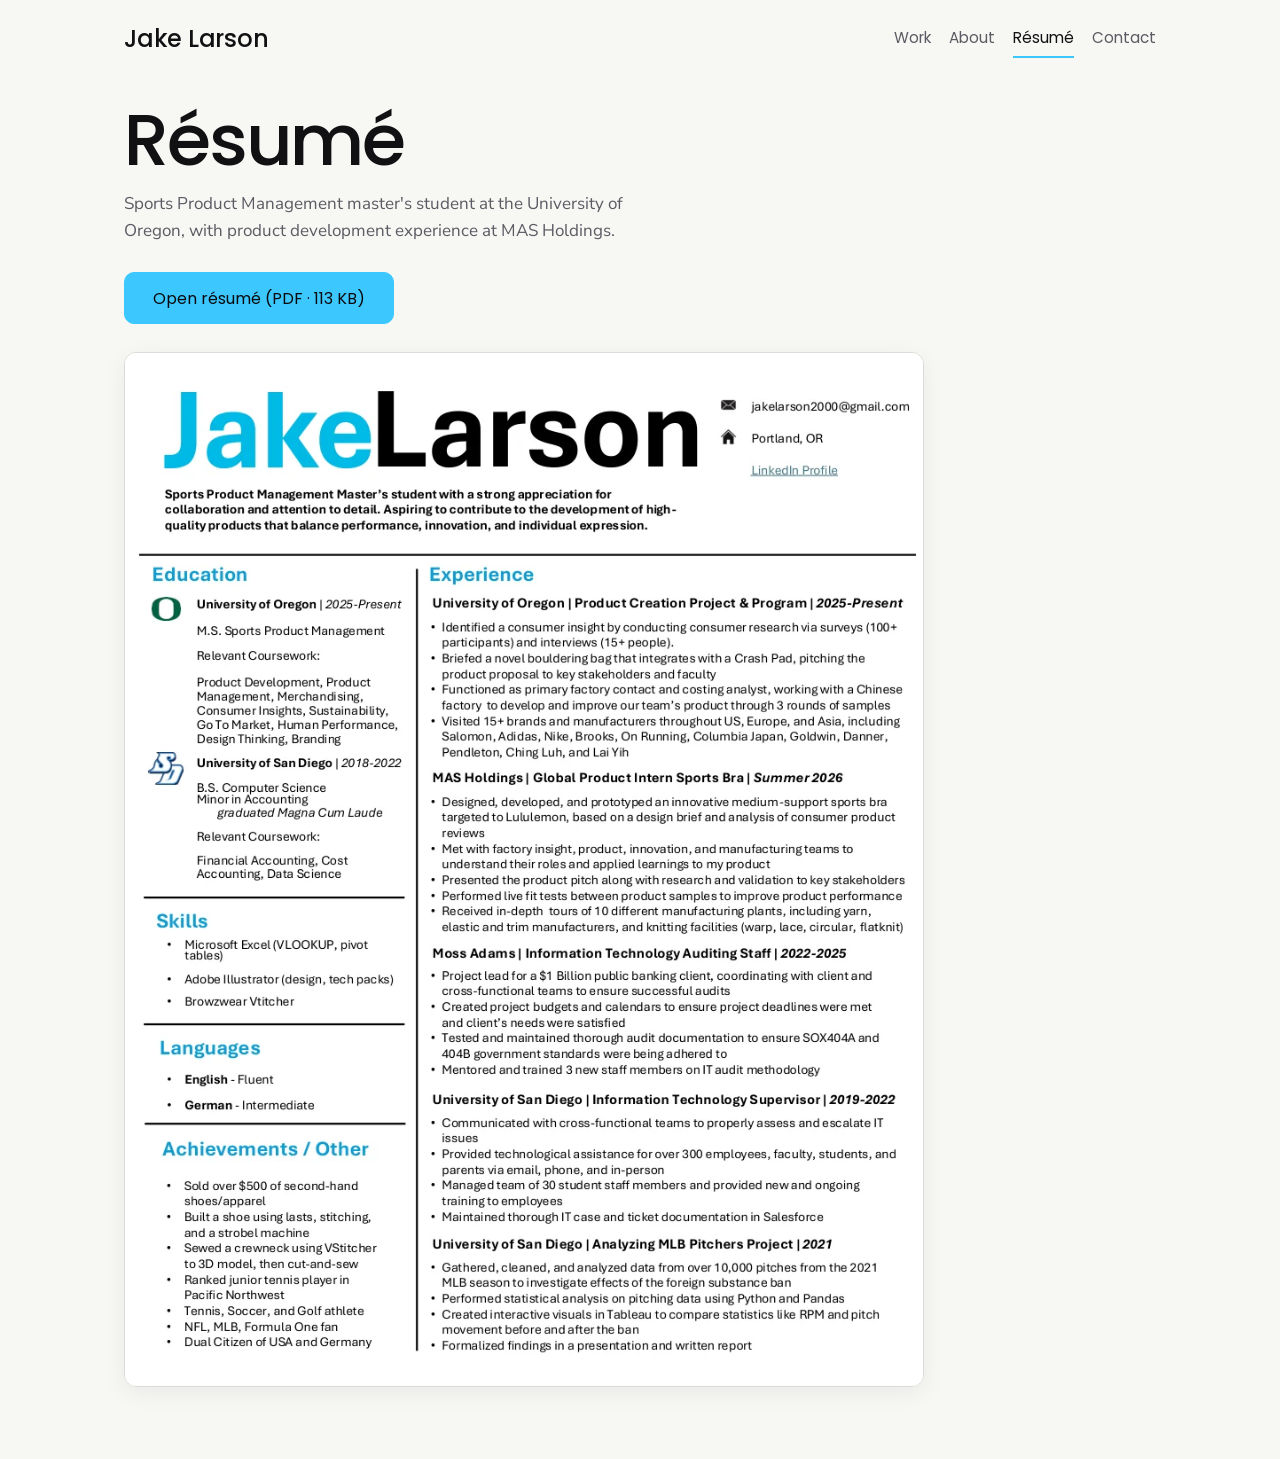
<file: resume.html>
<!DOCTYPE html>
<html lang="en">
<head>
  <meta charset="utf-8">
  <meta name="viewport" content="width=device-width, initial-scale=1">
  <link rel="icon" href="favicon.svg" type="image/svg+xml">
  <title>Résumé | Jake Larson</title>
  <meta name="description" content="Jake Larson's résumé.">
  <link rel="preconnect" href="https://fonts.googleapis.com">
  <link rel="preconnect" href="https://fonts.gstatic.com" crossorigin>
  <link href="https://fonts.googleapis.com/css2?family=Poppins:wght@400;500&family=Nunito+Sans:opsz,wght@6..12,400&display=swap" rel="stylesheet">
  <link rel="stylesheet" href="site.css">
</head>
<body>
  <header class="site-header">
    <a class="site-name" href="index.html">Jake Larson</a>
    <nav class="site-nav" aria-label="Main">
      <a href="work.html">Work</a>
      <a href="about.html">About</a>
      <a href="resume.html" aria-current="page">Résumé</a>
      <a href="contact.html">Contact</a>
    </nav>
  </header>

  <main>
    <h1 class="page-title">Résumé</h1>
    <p class="page-intro">Sports Product Management master's student at the University of Oregon, with product development experience at MAS Holdings.</p>
    <div class="about-actions">
      <a class="btn-pill btn-pill--fill" href="files/jake-larson-resume.pdf" target="_blank" rel="noopener">Open résumé (PDF · 113 KB)</a>
    </div>
    <a class="resume-preview" href="files/jake-larson-resume.pdf" target="_blank" rel="noopener" aria-label="Open résumé PDF">
      <img src="images/resume-900.webp" srcset="images/resume-900.webp 900w, images/resume-1600.webp 1600w" sizes="(min-width: 860px) 800px, 100vw" width="900" height="1165" alt="Preview of Jake Larson's one-page résumé">
    </a>
  </main>
</body>
</html>
</file>
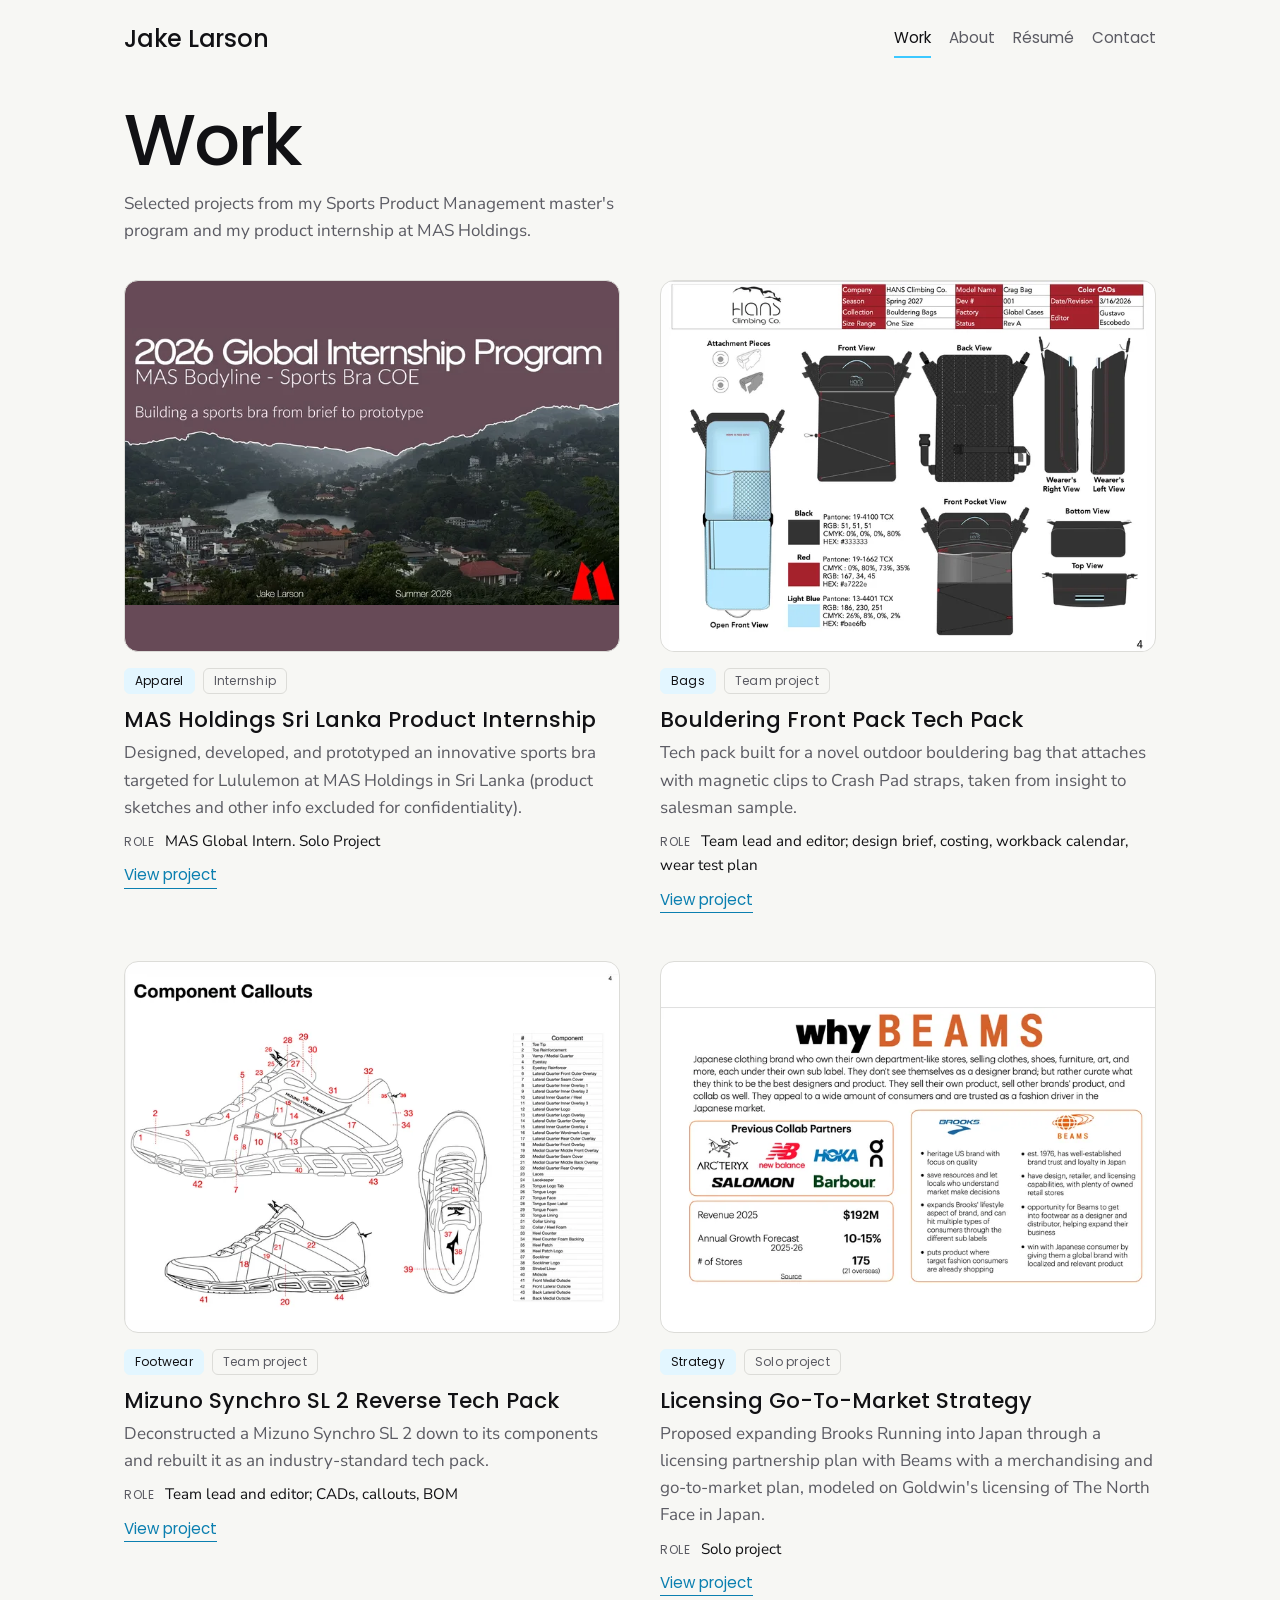
<file: work.html>
<!DOCTYPE html>
<html lang="en">
<head>
  <meta charset="utf-8">
  <meta name="viewport" content="width=device-width, initial-scale=1">
  <link rel="icon" href="favicon.svg" type="image/svg+xml">
  <title>Work | Jake Larson</title>
  <meta name="description" content="Selected product development projects by Jake Larson.">
  <link rel="preconnect" href="https://fonts.googleapis.com">
  <link rel="preconnect" href="https://fonts.gstatic.com" crossorigin>
  <link href="https://fonts.googleapis.com/css2?family=Poppins:wght@400;500&family=Nunito+Sans:opsz,wght@6..12,400&display=swap" rel="stylesheet">
  <link rel="stylesheet" href="site.css">
</head>
<body>
  <header class="site-header">
    <a class="site-name" href="index.html">Jake Larson</a>
    <nav class="site-nav" aria-label="Main">
      <a href="work.html" aria-current="page">Work</a>
      <a href="about.html">About</a>
      <a href="resume.html">Résumé</a>
      <a href="contact.html">Contact</a>
    </nav>
  </header>

  <main>
    <h1 class="page-title">Work</h1>
    <p class="page-intro">Selected projects from my Sports Product Management master's program and my product internship at MAS Holdings.</p>

    <ul class="grid">
      <li>
        <a class="card" href="mas.html">
          <div class="card-media" style="background:#674a57"><img src="images/mas-700.webp" srcset="images/mas-700.webp 700w, images/mas-1200.webp 1200w" sizes="(min-width: 760px) 500px, 92vw" width="700" height="393" loading="eager" alt="Title slide reading 2026 Global Internship Program, MAS Bodyline Sports Bra COE: building a sports bra from brief to prototype, over a misty hillside town and lake in Sri Lanka"></div>
          <div class="chips"><span class="chip chip--fill">Apparel</span><span class="chip">Internship</span></div>
          <h2>MAS Holdings Sri Lanka Product Internship</h2>
          <p>Designed, developed, and prototyped an innovative sports bra targeted for Lululemon at MAS Holdings in Sri Lanka (product sketches and other info excluded for confidentiality).</p>
          <p class="role"><span>Role</span> MAS Global Intern. Solo Project</p>
          <span class="more">View project</span>
        </a>
      </li>
      <li>
        <a class="card" href="bouldering.html">
          <div class="card-media" style="background:#fefefe"><img src="images/bouldering-700.webp" srcset="images/bouldering-700.webp 700w, images/bouldering-1200.webp 1200w" sizes="(min-width: 760px) 500px, 92vw" width="700" height="541" loading="eager" alt="Color CAD page from the Crag Bag tech pack, showing front, back, side, open and pocket views with Pantone color specs"></div>
          <div class="chips"><span class="chip chip--fill">Bags</span><span class="chip">Team project</span></div>
          <h2>Bouldering Front Pack Tech Pack</h2>
          <p>Tech pack built for a novel outdoor bouldering bag that attaches with magnetic clips to Crash Pad straps, taken from insight to salesman sample.</p>
          <p class="role"><span>Role</span> Team lead and editor; design brief, costing, workback calendar, wear test plan</p>
          <span class="more">View project</span>
        </a>
      </li>
      <li>
        <a class="card" href="mizuno.html">
          <div class="card-media" style="background:#fefefe"><img src="images/mizuno-700.webp" srcset="images/mizuno-700.webp 700w, images/mizuno-1200.webp 1200w" sizes="(min-width: 760px) 500px, 92vw" width="700" height="491" loading="lazy" alt="Component callout page from the Mizuno Synchro SL 2 reverse tech pack, with 44 numbered parts"></div>
          <div class="chips"><span class="chip chip--fill">Footwear</span><span class="chip">Team project</span></div>
          <h2>Mizuno Synchro SL 2 Reverse Tech Pack</h2>
          <p>Deconstructed a Mizuno Synchro SL 2 down to its components and rebuilt it as an industry-standard tech pack.</p>
          <p class="role"><span>Role</span> Team lead and editor; CADs, callouts, BOM</p>
          <span class="more">View project</span>
        </a>
      </li>
      <li>
        <a class="card" href="licensing.html">
          <div class="card-media" style="background:#ffffff"><img src="images/licensing-700.webp" srcset="images/licensing-700.webp 700w, images/licensing-1200.webp 1200w" sizes="(min-width: 760px) 500px, 92vw" width="700" height="396" loading="lazy" alt="Slide explaining why Beams is the right licensing partner for Brooks Running in Japan"></div>
          <div class="chips"><span class="chip chip--fill">Strategy</span><span class="chip">Solo project</span></div>
          <h2>Licensing Go-To-Market Strategy</h2>
          <p>Proposed expanding Brooks Running into Japan through a licensing partnership plan with Beams with a merchandising and go-to-market plan, modeled on Goldwin&#x27;s licensing of The North Face in Japan.</p>
          <p class="role"><span>Role</span> Solo project</p>
          <span class="more">View project</span>
        </a>
      </li>
    </ul>
  </main>
</body>
</html>
</file>
<file: site.css>
/* Shared styles for inner pages (Work, case studies) */
:root {
  --ink: #111114;
  --muted: #5b5b63;
  --line: #dcdcd8;
  --accent: #0b7fb0;
  --pop: #3cc8ff;
  --pop-ink: #0b0b0f;
  --pop-text: #0b7fb0;
  --pop-soft: #e3f6ff;
  --cyan: var(--accent);
  --lavender: #111114;
  --lavender-soft: #ffffff;
  --bg: #f7f7f4;
  --margin: 24px;
  --radius: 20px;
}
* { box-sizing: border-box; margin: 0; }
html { -webkit-text-size-adjust: 100%; }
body {
  background: var(--bg);
  color: var(--ink);
  font-family: "Nunito Sans", "Avenir Next", Avenir, system-ui, sans-serif;
  font-size: 1.0625rem;
  line-height: 1.6;
}
img { display: block; max-width: 100%; height: auto; }
a { color: inherit; }
.poppins, h1, h2, h3, .site-name, .chip, .btn { font-family: "Poppins", system-ui, sans-serif; }

/* Header */
.site-header {
  max-width: 1080px;
  margin: 0 auto;
  padding: 20px var(--margin);
  display: flex;
  align-items: center;
  justify-content: space-between;
  gap: 16px;
}
.site-name {
  font-weight: 500;
  font-size: 1.5rem;
  letter-spacing: -0.02em;
  text-decoration: none;
}
.site-nav { display: flex; gap: 18px; font-family: "Poppins", system-ui, sans-serif; font-size: 0.95rem; }
.site-nav a { text-decoration: none; padding: 6px 0; border-bottom: 2px solid transparent; color: var(--muted); }
.site-nav a:hover { color: var(--ink); }
.site-nav a[aria-current="page"] { border-bottom-color: var(--pop); color: var(--ink); }
@media (max-width: 560px) {
  .site-header { flex-wrap: wrap; row-gap: 4px; }
  .site-nav { width: 100%; gap: 20px; }
}

main { max-width: 1080px; margin: 0 auto; padding: 8px var(--margin) 72px; }

/* Page intro */
.page-title {
  font-weight: 500;
  font-size: clamp(2.5rem, 11vw, 4.5rem);
  line-height: 1.05;
  letter-spacing: -0.02em;
  margin-top: 16px;
}
.page-intro { color: var(--muted); max-width: 52ch; margin-top: 12px; }

/* Project grid */
.grid {
  list-style: none;
  padding: 0;
  margin-top: 36px;
  display: grid;
  gap: 36px;
}
@media (min-width: 760px) { .grid { grid-template-columns: 1fr 1fr; gap: 48px 40px; } }

.card { text-decoration: none; display: block; }
.card-media {
  border-radius: var(--radius);
  overflow: hidden;
  aspect-ratio: 4 / 3;
  background: var(--lavender-soft);
}
.card-media { border: 1px solid #ebe9f3; }
.card-media img { width: 100%; height: 100%; object-fit: contain; transition: transform .35s ease; }
.card:hover .card-media img { transform: scale(1.03); }
.card:focus-visible { outline: 3px solid var(--ink); outline-offset: 6px; border-radius: var(--radius); }
.chips { display: flex; flex-wrap: wrap; gap: 8px; margin-top: 16px; }
.chip {
  font-size: 0.75rem;
  padding: 3px 10px;
  border-radius: 6px;
  border: 1px solid var(--line);
  color: var(--muted);
  letter-spacing: 0.02em;
  line-height: 1.5;
}
.chip--fill { background: var(--pop-soft); border-color: var(--pop-soft); color: var(--ink); }
.card h2 { font-weight: 500; font-size: 1.5rem; line-height: 1.25; margin-top: 12px; }
.card p { color: var(--muted); margin-top: 6px; }
.card .role { color: var(--ink); font-size: 0.95rem; margin-top: 8px; }
.card .role span { font-family: "Poppins", system-ui, sans-serif; font-size: 0.75rem; text-transform: uppercase; letter-spacing: 0.06em; color: var(--muted); margin-right: 6px; }
.card .more { display: inline-block; margin-top: 10px; font-family: "Poppins", system-ui, sans-serif; font-size: 0.95rem; border-bottom: 1.5px solid var(--accent); color: var(--accent); }

/* Placeholder art (delete once real images exist) */
.ph {
  width: 100%; height: 100%;
  display: grid; place-items: center; text-align: center; padding: 16px;
  font-family: "Poppins", system-ui, sans-serif; font-size: 0.95rem; color: #6a6480;
  background: linear-gradient(135deg, var(--lavender-soft), #e3f7ff);
}
.ph-note {
  margin-top: 20px; padding: 12px 16px; border-radius: 14px;
  background: #fff8db; font-size: 0.95rem;
}

/* Case study */
.back { display: inline-block; margin-top: 8px; font-family: "Poppins", system-ui, sans-serif; font-size: 0.95rem; text-decoration: none; }
.back:hover { text-decoration: underline; }
.cs-header { max-width: 760px; }
.cs-header .page-title { font-size: clamp(2.2rem, 9vw, 3.75rem); }
.cs-summary { font-size: 1.2rem; margin-top: 14px; }
.meta {
  display: grid; grid-template-columns: 1fr 1fr; gap: 16px 24px;
  margin-top: 28px; padding: 20px; border-radius: var(--radius);
  background: var(--lavender-soft);
}
@media (min-width: 760px) { .meta { grid-template-columns: repeat(4, 1fr); } }
.meta dt { font-family: "Poppins", system-ui, sans-serif; font-size: 0.8rem; color: var(--muted); text-transform: uppercase; letter-spacing: 0.06em; }
.meta dd { margin: 2px 0 0; }
.hero { margin-top: 32px; border-radius: var(--radius); overflow: hidden; aspect-ratio: 16 / 9; }
.cs-body { max-width: 720px; margin-top: 48px; display: grid; gap: 44px; }
.cs-body h2 { font-weight: 500; font-size: 1.6rem; line-height: 1.25; margin-bottom: 10px; }
.cs-body h2 span { color: var(--accent); margin-right: 8px; }
.cs-body p + p { margin-top: 12px; }
.figure { margin-top: 18px; }
.figure .frame { border-radius: 16px; overflow: hidden; aspect-ratio: 16 / 10; }
.figure figcaption { font-size: 0.9rem; color: var(--muted); margin-top: 8px; }
.takeaways { padding-left: 1.2em; }
.takeaways li + li { margin-top: 6px; }

.next {
  margin-top: 64px; display: flex; align-items: center; justify-content: space-between; gap: 16px;
  padding: 22px 26px; border-radius: 12px; background: var(--pop); color: var(--pop-ink);
  text-decoration: none; font-family: "Poppins", system-ui, sans-serif; font-size: 1.05rem;
}
.next:hover { filter: brightness(0.94); }

@media (prefers-reduced-motion: reduce) { .card-media img { transition: none; } }

/* Case study hero: full slide, never cropped */
.cs-hero { margin-top: 32px; border-radius: var(--radius); overflow: hidden; border: 1px solid #ebe9f3; }
.cs-hero img { width: 100%; height: auto; }
.hero-cap { font-size: 0.9rem; color: var(--muted); margin-top: 8px; }
.meta dd { overflow-wrap: anywhere; }
.btn-pdf {
  display: inline-flex; align-items: center; gap: 10px; flex-wrap: wrap;
  margin-top: 32px; min-height: 52px; padding: 12px 24px; border-radius: 10px;
  border: 1.5px solid var(--ink); text-decoration: none;
  font-family: "Poppins", system-ui, sans-serif; font-size: 1.05rem;
}
.btn-pdf span { font-size: 0.8rem; color: var(--muted); }
.btn-pdf:hover { background: var(--lavender-soft); }

/* About */
.about { display: grid; gap: 32px; margin-top: 28px; }
@media (min-width: 760px) { .about { grid-template-columns: 340px 1fr; gap: 56px; align-items: start; } }
.about-photo img { width: 100%; aspect-ratio: 4 / 5; object-fit: cover; object-position: 50% 30%; border-radius: var(--radius); }
@media (max-width: 759px) { .about-photo img { aspect-ratio: 1 / 1; } }
.about-text { max-width: 640px; }
.about-text p + p { margin-top: 14px; }
.about-text .lead { font-size: 1.2rem; }
.about-text h2 { font-weight: 500; font-size: 1.4rem; margin: 32px 0 10px; }
.facts { padding-left: 1.2em; }
.facts li + li { margin-top: 6px; }

/* Pill buttons */
.about-actions { display: flex; flex-wrap: wrap; gap: 12px; margin-top: 28px; }
.btn-pill {
  display: inline-flex; align-items: center; justify-content: center; min-height: 52px; padding: 12px 28px;
  border-radius: 10px; border: 1.5px solid var(--ink); text-decoration: none;
  font-family: "Poppins", system-ui, sans-serif; font-size: 1rem;
}
.btn-pill:hover { background: var(--lavender-soft); }
.btn-pill--fill, .btn-pill--pop { background: var(--pop); border-color: var(--pop); color: var(--pop-ink); }
.btn-pill--fill:hover, .btn-pill--pop:hover { background: var(--pop); filter: brightness(0.94); }

/* Résumé */
.resume-preview { display: block; max-width: 800px; margin-top: 28px; border: 1px solid #ebe9f3; border-radius: 12px; overflow: hidden; box-shadow: 0 6px 24px rgba(20, 16, 40, .06); }
.resume-preview img { width: 100%; height: auto; }

/* Contact */
.contact-list { list-style: none; padding: 0; margin-top: 32px; display: grid; gap: 14px; max-width: 640px; }
.contact-list li { padding: 18px 22px; border-radius: var(--radius); background: var(--lavender-soft); display: grid; gap: 2px; }
.contact-label { font-family: "Poppins", system-ui, sans-serif; font-size: 0.8rem; text-transform: uppercase; letter-spacing: 0.06em; color: var(--muted); }
.contact-link { font-family: "Poppins", system-ui, sans-serif; font-size: 1.15rem; overflow-wrap: anywhere; }
a.contact-link { text-decoration: none; border-bottom: 1.5px solid var(--accent); color: var(--accent); justify-self: start; }
.about-text h2.first { margin-top: 0; }
.facts strong { font-weight: 600; }
.about-fig { margin: 22px 0 0; max-width: 420px; }
.about-fig img { width: 100%; height: auto; border-radius: var(--radius); }
.about-fig figcaption { font-size: 0.9rem; color: var(--muted); margin-top: 8px; }
@media (min-width: 760px) {
  .about-photo { position: sticky; top: 24px; }
  .about-fig { max-width: 340px; }
}

/* Refinements */
.site-name { letter-spacing: -0.01em; }
.page-title { letter-spacing: -0.03em; }
.card-media, .cs-hero, .resume-preview { border-color: var(--line); }
.card-media { border-radius: 14px; }
.card h2 { font-size: 1.35rem; }

/* Cyan offset block behind feature photos */
.about-photo { position: relative; }
.about-photo::before {
  content: ""; position: absolute; inset: 14px -10px -14px 10px;
  background: var(--pop); border-radius: var(--radius); z-index: -1;
}
.about-photo img { position: relative; }
@media (min-width: 760px) { .about-photo::before { inset: 18px -18px -18px 18px; } }
.about-fig figcaption::before { content: ""; display: inline-block; width: 14px; height: 2px; background: var(--pop); vertical-align: middle; margin-right: 8px; }

/* Off-white page: white panels get a hairline border */
.meta, .contact-list li { border: 1px solid var(--line); }
.btn-pill:not(.btn-pill--fill):not(.btn-pill--pop), .btn-pdf { background: #fff; }
.btn-pill:not(.btn-pill--fill):not(.btn-pill--pop):hover, .btn-pdf:hover { background: var(--pop-soft); }
</file>
